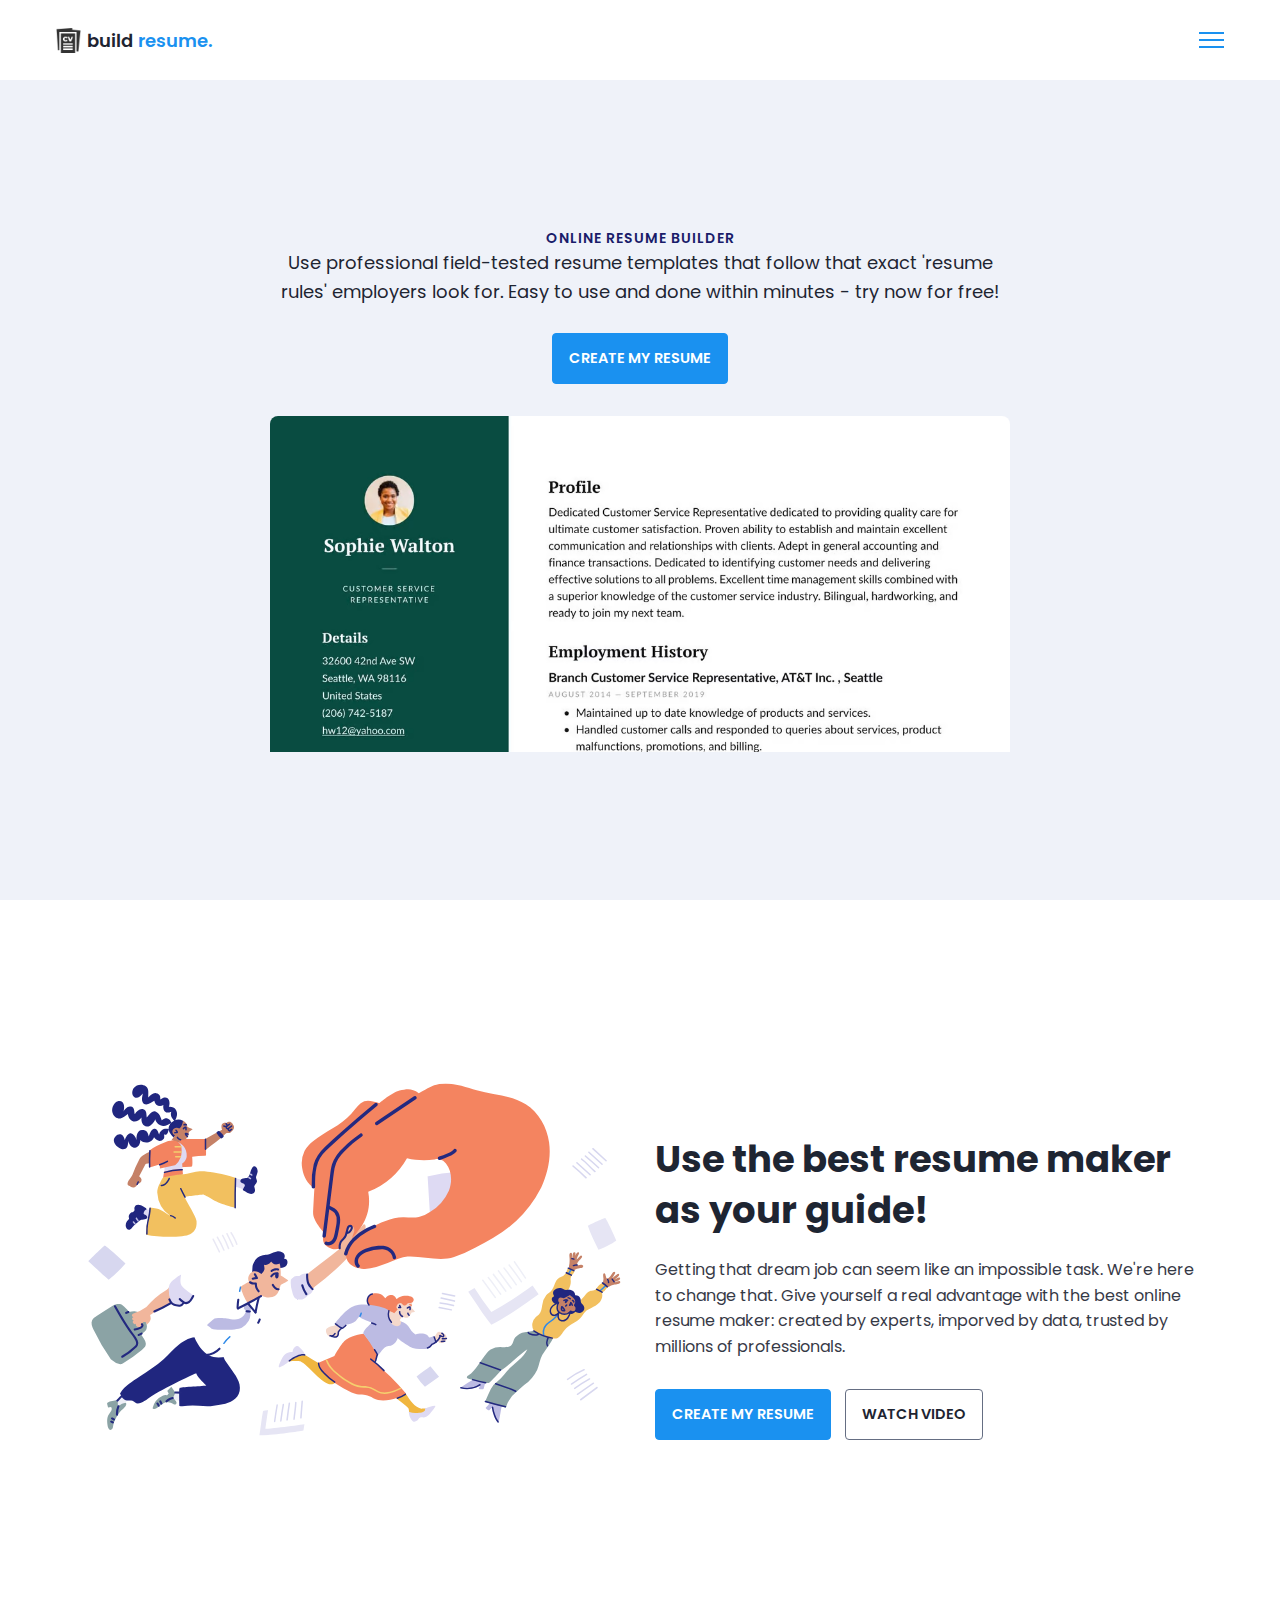
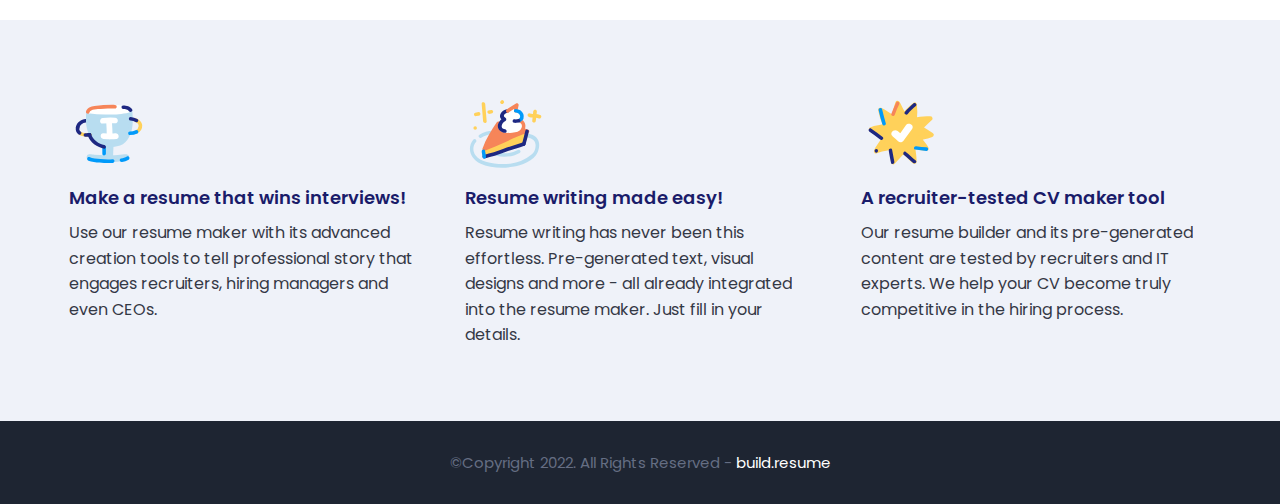
<file: Resume-Builder-main/Resume-Builder-main/zidio/resume-builder/index.html>
<!DOCTYPE html>
<html>
    <head>
        <meta charset="utf-8">
        <meta http-equiv="X-UA-Compatible" content="IE=edge">
        <title>Home Page</title>
        <meta name="description" content="">
        <meta name="viewport" content="width=device-width, initial-scale=1">
        <link rel="stylesheet" href="assets/css/main.css">
    </head>
    <body>

        <nav class = "navbar bg-white">
            <div class="container">
                <div class = "navbar-content">
                    <div class = "brand-and-toggler">
                        <a href = "index.html" class = "navbar-brand">
                            <img src = "assets/images/curriculum-vitae.png" alt = "" class = "navbar-brand-icon">
                            <span class = "navbar-brand-text">build <span>resume.</span>
                        </a>
                        <button type = "button" class = "navbar-toggler-btn">
                            <div class = "bars">
                                <div class = "bar"></div>
                                <div class = "bar"></div>
                                <div class = "bar"></div>
                            </div>
                        </button>
                    </div>
                </div>
            </div>
        </nav>

        <header class = "header bg-bright" id = "header">
            <div class = "container">
                <div class = "header-content text-center">
                    <h6 class = "text-uppercase text-blue-dark fs-14 fw-6 ls-1">online resume builder</h6>
                    <p class = "text-dark fs-18">Use professional field-tested resume templates that follow that exact 'resume rules' employers look for. Easy to use and done within minutes - try now for free!</p>
                    <a href = "resume.html" class = "btn btn-primary text-uppercase">create my resume</a>
                    <img src = "assets/images/dublin-resume-templates.avif">
                </div>
            </div>
        </header>

        <div class="section-one">
            <div class="container">
                <div class = "section-one-content">
                    <div class="section-one-l">
                        <img src = "assets/images/visual-0c7080adf17f1f207276f613447c924f667dab34b7ac415cd7ef653172defd0b.svg">
                    </div>
                    <div class = "section-one-r text-center">
                        <h2 class = "lg-title">Use the best resume maker as your guide!</h2>
                        <p class = "text">Getting that dream job can seem like an impossible task. We're here to change that. Give yourself a real advantage with the best online resume maker: created by experts, imporved by data, trusted by millions of professionals.</p>
                        <div class = "btn-group">
                            <a href = "resume.html" class = "btn btn-primary text-uppercase">create my resume</a>
                            <a href = "#" class = "btn btn-secondary text-uppercase">watch video</a>
                        </div>
                    </div>
                </div>
            </div>
        </div>

        <div class = "section-two bg-bright">
            <div class="container">
                <div class="section-two-content">
                    <div class = "section-items">
                        <div class = "section-item">
                            <div class = "section-item-icon">
                                <img src = "assets/images/feature-1-edf4481d69166ac81917d1e40e6597c8d61aa970ad44367ce78049bf830fbda5.svg" alt = "">
                            </div>
                            <h5 class = "section-item-title">Make a resume that wins interviews!</h5>
                            <p class = "text">Use our resume maker with its advanced creation tools to tell professional story that engages recruiters, hiring managers and even CEOs.</p>
                        </div>

                        <div class = "section-item">
                            <div class = "section-item-icon">
                                <img src = "assets/images/feature-2-a7a471bd973c02a55d1b3f8aff578cd3c9a4c5ac4fc74423d94ecc04aef3492b.svg" alt = "">
                            </div>
                            <h5 class = "section-item-title">Resume writing made easy!</h5>
                            <p class = "text">Resume writing has never been this effortless. Pre-generated text, visual designs and more - all already integrated into the resume maker. Just fill in your details.</p>
                        </div>

                        <div class = "section-item">
                            <div class = "section-item-icon">
                                <img src = "assets/images/feature-3-4e87a82f83e260488c36f8105e26f439fdc3ee5009372bb5e12d9421f32eabdd.svg" alt = "">
                            </div>
                            <h5 class = "section-item-title">A recruiter-tested CV maker tool</h5>
                            <p class = "text">Our resume builder and its pre-generated content are tested by recruiters and IT experts. We help your CV become truly competitive in the hiring process.</p>
                        </div>
                    </div>
                </div>
            </div>
        </div>

        <footer class = "footer bg-dark">
            <div class="container">
                <div class = "footer-content text-center">
                    <p class="fs-15">&copy;Copyright 2022. All Rights Reserved - <span>build.resume</span></p>
                </div>
            </div>
        </footer>
        
    </body>
</html>
</file>
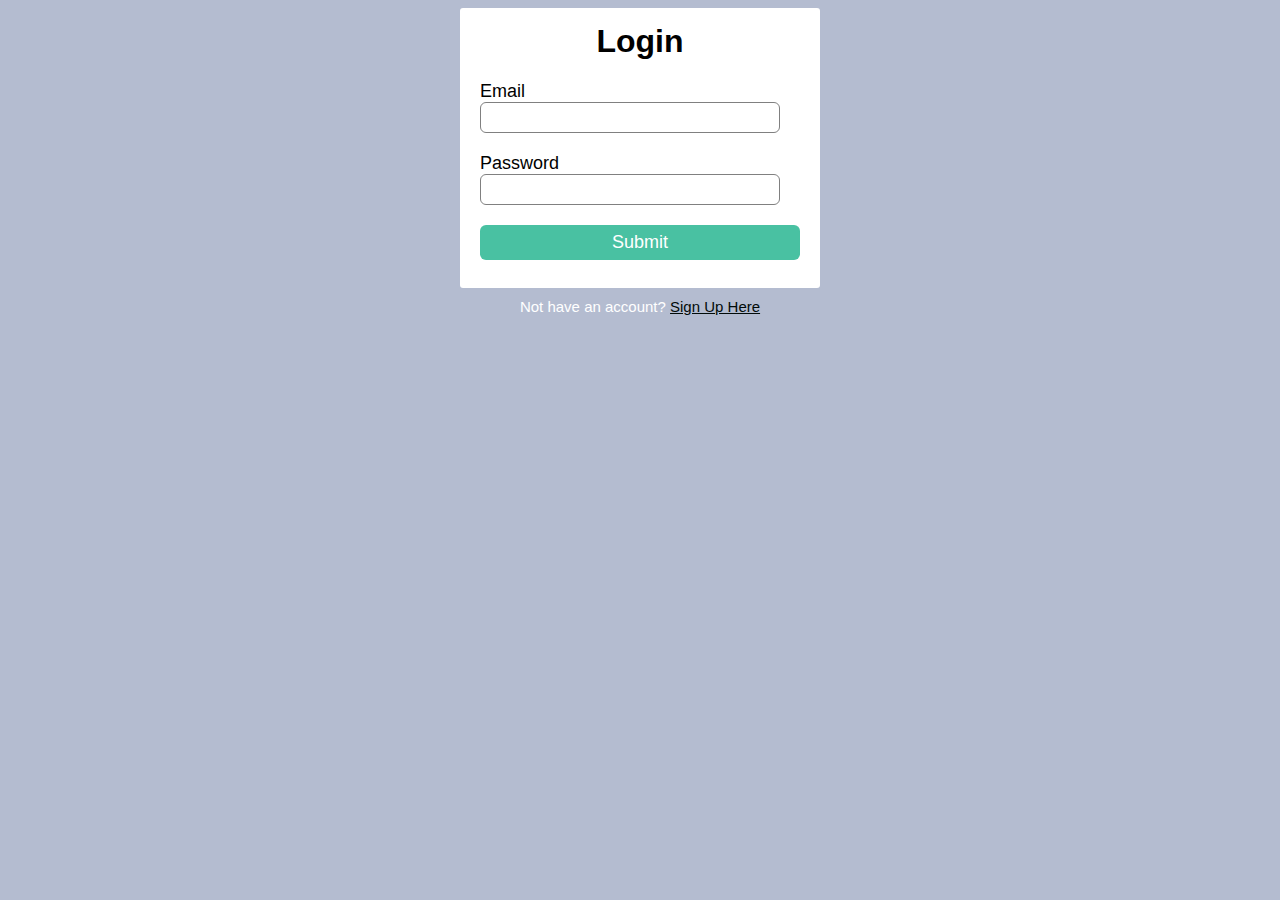
<file: Resume-Builder-main/Resume-Builder-main/zidio/resume-builder/login.html>
<span style="font-family: verdana, geneva, sans-serif;"><!DOCTYPE html>
    <html lang="en">
      <head>
        <title>Login | By Code Info</title>
        <link rel="stylesheet" href="log.css" />
        <link
          href="https://fonts.googleapis.com/css2?family=Roboto:wght@300&display=swap"
          rel="stylesheet"
        />
      </head>
      <body>
        <div class="login-box">
          <h1>Login</h1>
          <form>
            <label>Email</label>
            <input type="email" placeholder="" />
            <label>Password</label>
            <input type="password" placeholder="" />
            
            <header class = "header bg-bright" id = "header">
              <div class = "container">
                  <div class = "header-content text-center">
                      <a href = "index.html" class = "btn btn-primary text-uppercase"><input type="button" value="Submit" /></a>
                  </div>
              </div>
          </header>
          </form>
        </div>
        <p class="para-2">
          Not have an account? <a href="signup.html">Sign Up Here</a>
        </p>
      </body>
    </html></span>
</file>
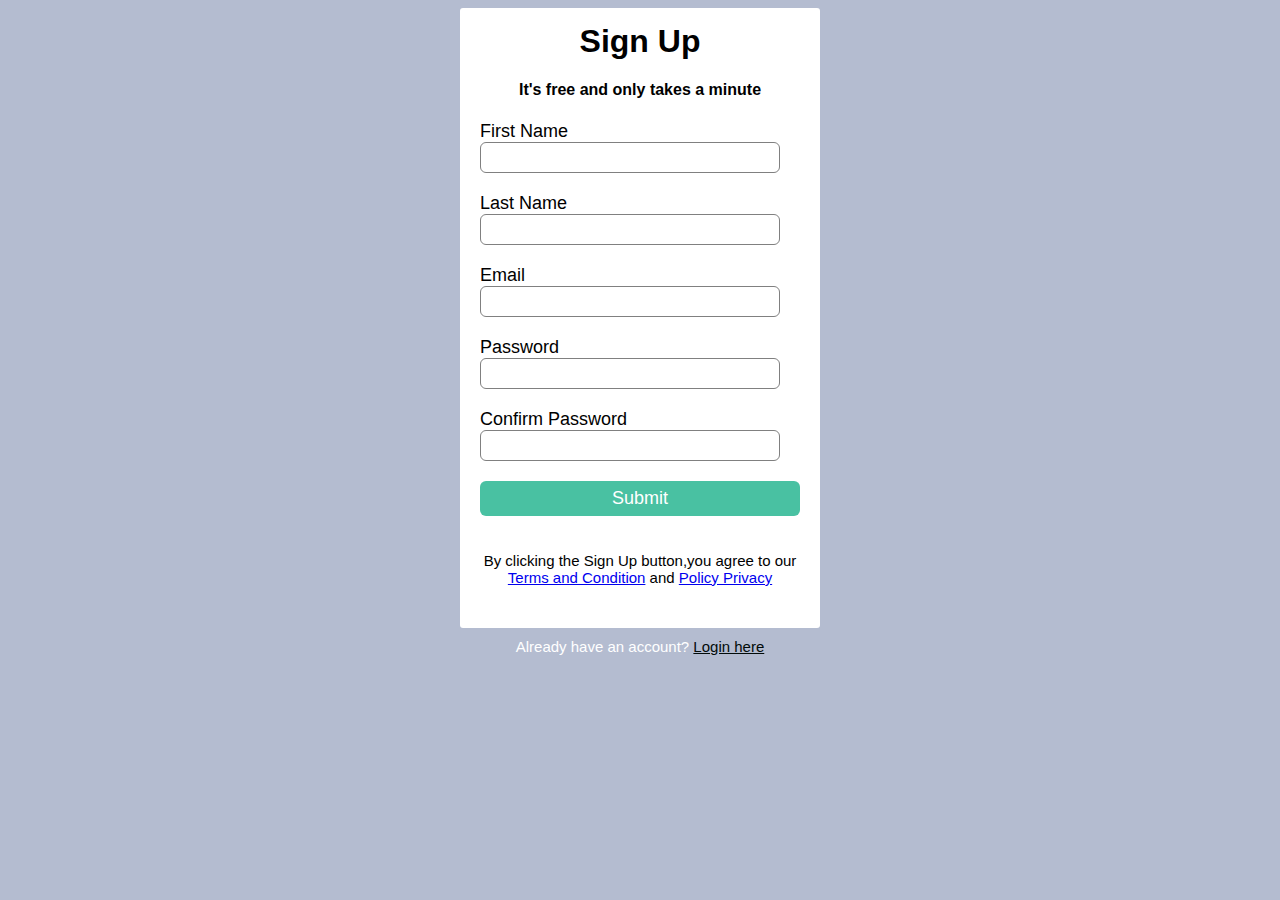
<file: Resume-Builder-main/Resume-Builder-main/zidio/resume-builder/signup.html>
<span style="font-family: verdana, geneva, sans-serif;"><!DOCTYPE html>
    <html lang="en">
      <head>
        <title>Sign Up | By Code Info</title>
        <link rel="stylesheet" href="log.css" />
        <link
          href="https://fonts.googleapis.com/css2?family=Roboto:wght@300&display=swap"
          rel="stylesheet"
        />
      </head>
      <body>
        <div class="signup-box">
          <h1>Sign Up</h1>
          <h4>It's free and only takes a minute</h4>
          <form>
            <label>First Name</label>
            <input type="text" placeholder="" />
            <label>Last Name</label>
            <input type="text" placeholder="" />
            <label>Email</label>
            <input type="email" placeholder="" />
            <label>Password</label>
            <input type="password" placeholder="" />
            <label>Confirm Password</label>
            <input type="password" placeholder="" />
            
            <header class = "header bg-bright" id = "header">
              <div class = "container">
                  <div class = "header-content text-center">
                      <a href = "index.html" class = "btn btn-primary text-uppercase"><input type="button" value="Submit" /></a>
                  </div>
              </div>
          </header>
          </form>
          <p>
            By clicking the Sign Up button,you agree to our <br />
            <a href="#">Terms and Condition</a> and <a href="#">Policy Privacy</a>
          </p>
        </div>
        <p class="para-2">
          Already have an account? <a href="login.html">Login here</a>
        </p>
      </body>
    </html></span>
</file>
<file: Resume-Builder-main/Resume-Builder-main/zidio/resume-builder/assets/css/main.css>
@import url('https://fonts.googleapis.com/css2?family=Manrope:wght@200;300;400;500;600;700;800&family=Poppins:ital,wght@0,100;0,200;0,300;0,400;0,500;0,600;0,700;0,800;0,900;1,100;1,200;1,300;1,400;1,500;1,600;1,700;1,800;1,900&display=swap');

:root{
    --clr-blue: #1A91F0;
    --clr-blue-mid: #1170CD;
    --clr-blue-dark: #1A1C6A;
    --clr-white: #fff;
    --clr-bright: #EFF2F9;
    --clr-dark: #1e2532;
    --clr-black: #000;
    --clr-grey: #656e83;
    --clr-green: #084C41;
    --font-poppins: 'Poppins', sans-serif;
    --font-manrope: 'Manrope', sans-serif;;
    --transition: all 300ms ease-in-out;
}

*{
    padding: 0;
    margin: 0;
    box-sizing: border-box;
}

html{
    font-size: 10px;
}

body{
    font-size: 1.6rem;
    font-family: var(--font-poppins);
}

button{
    border: none;
    background-color: transparent;
    outline: 0;
    cursor: pointer;
    font-family: inherit;
}

img{
    width: 100%;
    display: block;
}

a{
    text-decoration: none;
}

/* fonts */
.font-poppins{font-family: var(--font-poppins);}
.font-manrope{font-family: var(--font-manrope);}

/* text colors */
.text-blue{color: var(--clr-blue);}
.text-blue-mid{color: var(--clr-blue-mid);}
.text-blue-dark{color: var(--clr-blue-dark);}
.text-bright{color: var(--clr-bright);}
.text-dark{color: var(--clr-dark);}
.text-grey{color: var(--clr-grey);}
.text-white{color: var(--clr-white);}

/* backgrounds */
.bg-blue{background-color: var(--clr-blue);}
.bg-blue-mid{background-color: var(--clr-blue-mid);}
.bg-blue-dark{background-color: var(--clr-blue-dark);}
.bg-bright{background-color: var(--clr-bright);}
.bg-dark{background-color: var(--clr-dark);}
.bg-grey{background-color: var(--clr-grey);}
.bg-white{background-color: var(--clr-white);}
.bg-black{background-color: var(--clr-black);}
.bg-green{background-color: var(--clr-green);}

.text-center{ text-align: center;}
.text-left{text-align: left;}
.text-right{text-align: right;}
.text-uppercase{text-transform: uppercase;}
.text-lowercase{text-transform: lowercase;}
.text-capitalize{text-transform: capitalize;}
.text{
    color: var(--clr-dark);
    opacity: 0.9;
    margin: 2rem 0;
    line-height: 1.6;
}

.fw-2{font-weight: 200;}
.fw-3{font-weight: 300;}
.fw-4{font-weight: 400;}
.fw-5{font-weight: 500;}
.fw-6{font-weight: 600;}
.fw-7{font-weight: 700;}
.fw-8{font-weight: 800;}

.fs-13{font-size: 13px;}
.fs-14{font-size: 14px;}
.fs-15{font-size: 15px;}
.fs-16{font-size: 16px;}
.fs-17{font-size: 17px;}
.fs-18{font-size: 18px;}
.fs-19{font-size: 19px;}
.fs-20{font-size: 20px;}
.fs-21{font-size: 21px;}
.fs-22{font-size: 22px;}
.fs-23{font-size: 23px;}
.fs-24{font-size: 24px;}
.fs-25{font-size: 25px;}

.ls-1{letter-spacing: 1px;}
.ls-2{letter-spacing: 2px;}

.container{
    max-width: 1200px;
    margin: 0 auto;
    padding: 0 1.6rem;
}

/* bars button */
.bars{
    display: flex;
    flex-direction: column;
    justify-content: space-between;
    height: 16.5px;
    width: 25px;
}
.bars .bar{
    width: 100%;
    height: 2px;
    background-color: var(--clr-blue);
    transition: var(--transition);
}

.bars:hover .bar{
    background-color: var(--clr-dark);
}

/* buttons */
.btn{
    font-size: 14.5px;
    font-weight: 600;
    padding: 1.4rem 1.6rem;
    border-radius: 4px;
    display: inline-block;
}

.btn-primary{
    background-color: var(--clr-blue);
    color: var(--clr-white);
    border: 1px solid var(--clr-blue);
    transition: var(--transition);
}

.btn-primary:hover{
    background-color: transparent;
    color: var(--clr-dark);
    border-color: var(--clr-grey);
}

.btn-secondary{
    background-color: transparent;
    color: var(--clr-dark);
    border: 1px solid var(--clr-grey);
    transition: var(--transition);
}

.btn-secondary:hover{
    background-color: var(--clr-blue);
    color: var(--clr-white);
    border-color: var(--clr-blue);
}

.btn-group button:first-child, .btn-group a:first-child{
    margin-right: 1rem!important;
}

/* navbar part */
.navbar{
    height: 80px;
    display: flex;
    align-items: center;
    box-shadow: rgba(0, 0, 0, 0.08) 0px 3px 8px;
}

.navbar .container{
    width: 100%;
}

.navbar-brand{
    display: flex;
    align-items: center;
    justify-content: flex-start;
    font-size: 1.8rem;
}
.navbar-brand-text{
    color: var(--clr-dark);
    font-weight: 600;
}
.navbar-brand-text span{
    color: var(--clr-blue);
}
.navbar-brand-icon{
    width: 25px;
    margin-right: 6px;
    opacity: 0.8;
}
.brand-and-toggler{
    display: flex;
    align-items: center;
    justify-content: space-between;
}
.header{
    min-height: calc(100vh - 80px);
    display: flex;
    flex-direction: column;
    align-items: center;
    justify-content: center;
}
.header-content{
    max-width: 740px;
    margin-right: auto;
    margin-left: auto;
}
.header-content img{
    max-width: 760px;
    border-top-right-radius: 8px;
    border-top-left-radius: 8px;
    margin-top: 3.2rem;
}
.lg-title{
    margin: 1.4rem 0;
    font-size: 37px;
    line-height: 1.4;
    color: var(--clr-dark);
}
.header-content p{
    margin-bottom: 2.6rem;
    line-height: 1.6;
}


/* section one */
.section-one{
    padding: 64px 0;
    min-height: 80vh;
    display: flex;
    align-items: center;
}
.section-one-l img{
    max-width: 545px;
    margin-right: auto;
    margin-left: auto;
}
.section-one-r{
    margin-top: 4rem;
}

.section-one .btn-group{
    margin-top: 2rem;
}
.section-one-r{
    max-width: 545px;
    margin-right: auto;
    margin-left: auto;
}
.section-one-r .btn-group{
    margin-top: 3rem;
}

/* section two */
.section-two{
    padding: 64px 0;
}
.section-two .section-items{
    display: grid;
    gap: 2rem;
}

.section-two .section-item{
    max-width: 350px;
    text-align: center;
    margin-right: auto;
    margin-left: auto;
}
.section-two .section-item-icon{
    margin: 1rem 0;
}
.section-two .section-item-icon img{
    width: 80px;
    margin-right: auto;
    margin-left: auto;
}
.section-two .section-item-title{
    color: var(--clr-blue-dark);
    font-size: 1.8rem;
    font-weight: 600;
}
.section-two .text{
    margin: 0.9rem 0;
}

/* footer */
.footer{
    padding: 3rem 0;
}
.footer-content p{
    color: var(--clr-grey);
}
.footer-content p span{
    color: var(--clr-white);
}

/* media queries */
@media screen and (min-width: 768px){
    .section-two .section-items{
        grid-template-columns: repeat(2, 1fr);
    }
}

@media screen and (min-width: 992px){
    .section-one-content{
        display: grid;
        grid-template-columns: repeat(2, 1fr);
        column-gap: 3rem;
    }
    .section-one-r{
        text-align: left;
    }
    .section-two .section-items{
        grid-template-columns: repeat(3, 1fr);
    }
    .section-two .section-item{
        text-align: left;
    }
    .section-two .section-item-icon img{
        margin-left: 0;
    }
}



/* resume page */
#about-sc{
    padding: 64px 0;
}

.cv-form-row-title{
    background-color: var(--clr-dark);
    padding: 0.8rem 1.6rem;
    margin-bottom: 2rem;
}

.cv-form-row-title h3{
    color: var(--clr-white);
    font-weight: 500;
    text-transform: uppercase;
    letter-spacing: 1.5px;
    font-size: 1.7rem;
}
.cv-form-blk{
    margin: 3rem 0;
}
.cv-form-row{
    padding: 3rem 2rem 0 2rem;
    border: 1px solid rgba(0, 0, 0, 0.08);
    margin-bottom: 1rem;
    position: relative;
}
textarea{
    resize: none;
}
.form-elem{
    margin-bottom: 3rem;
    position: relative;
}
.form-label{
    display: block;
    font-weight: 600;
    font-size: 14px;
    color: var(--clr-dark);
    margin-bottom: 0.5rem;
}
.form-control{
    border-radius: none;
    border: 1px solid rgba(0, 0, 0, 0.1);
    font-size: 14px;
    padding: 0.8rem 1.6rem;
    font-family: inherit;
    width: 100%;
    outline: 0;
    transition: var(--transition);
}

.form-control:focus{
    border-color: rgba(0, 0, 0, 0.3);
}
.form-text{
    color: #ca0b00;
    font-size: 12px;
    position: absolute;
    letter-spacing: 0.5px;
    top: calc(100% + 2px);
    left: 0;
    width: 100%;
}
.cols-3, .cols-2{
    display: grid;
}
.repeater-add-btn{
    width: 25px;
    height: 25px;
    background-color: var(--clr-blue-mid);
    font-size: 1.6rem;
    color: var(--clr-white);
    margin: 1rem 0;
}
.repeater-remove-btn{
    position: absolute;
    top: 10px;
    right: 10px;
    z-index: 999;
    width: 25px;
    height: 25px;
    border-radius: 50%;
    background-color: #ca0b00;
    color: var(--clr-white);
    font-size: 1.6rem;
}

/* preview section */
.preview-cnt{
    border-radius: 5px;
    display: grid;
    grid-template-columns: 32% auto;
    box-shadow: rgba(149, 157, 165, 0.2) 0px 8px 24px;
    overflow: hidden;
}

.preview-cnt-l{
    padding: 3rem 3rem 2rem 3rem;
}
.preview-cnt-r{
    padding: 3rem 3rem 3rem 4rem;
}
.preview-cnt-l .preview-blk:nth-child(1){
    text-align: center;
}
.preview-image{
    width: 120px;
    height: 120px;
    border-radius: 50%;
    overflow: hidden;
    margin-right: auto;
    margin-left: auto;
}
.preview-image img{
    width: 100%;
    height: 100%;
    object-fit: cover;
}
.preview-item-name{
    font-size: 2.4rem;
    font-weight: 600;
    margin: 1.8rem 0;
    position: relative;
}
.preview-item-name::after{
    position: absolute;
    content: "";
    bottom: -10px;
    width: 50px;
    height: 1.5px;
    background-color: rgba(255, 255, 255, 0.5);
    left: 50%;
    transform: translateX(-50%);
}
.preview-blk{
    padding: 1rem 0;
    margin-bottom: 1rem;
}
.preview-blk-title h3{
    text-transform: uppercase;
    letter-spacing: 0.5px;
    border-bottom: 0.5px solid rgba(0, 0, 0, 0.08);
    padding-bottom: 0.5rem;
}
.preview-blk-title{
    margin-bottom: 1rem;
}
.preview-blk-list .preview-item{
    font-size: 1.5rem;
    margin-bottom: 0.2rem;
    opacity: 0.95;
}
.preview-cnt-r .preview-blk-title{
    color: var(--clr-dark);
}
.preview-cnt-r .preview-blk-list .preview-item{
    margin-top: 1.8rem;
}

.achievements-items.preview-blk-list .preview-item span:first-child,
.educations-items.preview-blk-list .preview-item span:first-child,
.experiences-items.preview-blk-list .preview-item span:first-child{
    display: block;
    font-weight: 600;
    margin-bottom: 1rem;
    background-color: rgba(0, 0, 0, 0.03);
}

.educations-items.preview-blk-list .preview-item span:nth-child(2),
.experiences-items.preview-blk-list .preview-item span:nth-child(2){
    font-weight: 600;
    margin-right: 1rem;
}

.educations-items.preview-blk-list .preview-item span:nth-child(3),
.experiences-items.preview-blk-list .preview-item span:nth-child(3){
    font-style: italic;
    margin-right: 1rem;
}

.educations-items.preview-blk-list .preview-item span:nth-child(4),
.educations-items.preview-blk-list .preview-item span:nth-child(5),
.experiences-items.preview-blk-list .preview-item span:nth-child(4),
.experiences-items.preview-blk-list .preview-item span:nth-child(5){
    margin-right: 1rem;
    background-color: var(--clr-green);
    color: var(--clr-white);
    padding: 0 1rem;
    border-radius: 0.6rem;
}

.educations-items.preview-blk-list .preview-item span:nth-child(6),
.experiences-items.preview-blk-list .preview-item span:nth-child(6){
    font-size: 13.5px;
    display: block;
    opacity: 0.8;
    margin-top: 1rem;
}
.projects-items.preview-blk-list .preview-item span{
    display: block;
}

@media screen and (min-width: 768px){
    .cols-3{
        grid-template-columns: repeat(3, 1fr);
        column-gap: 2rem;
    }
    .cols-2{
        grid-template-columns: repeat(2, 1fr);
        column-gap: 2rem;
    }
}

@media screen and (min-width: 992px){
    .cv-form-row{
        padding: 3rem 3rem 0rem 3rem;
    }
    .cols-3{
        grid-template-columns: repeat(3, 1fr);
    }
}

.print-btn-sc{
    margin: 2rem 0 6rem 0;
}

/* print section */
@media print{
    body *{
        visibility: hidden;
    }

    .non_print_area{
        display: none;
    }

    .print_area, .print_area *{
        visibility: visible;
    }

    .print_area{
        width: 100%;
        position: absolute;
        left: 0;
        top: 0;
        overflow: hidden;
    }
}
</file>
<file: Resume-Builder-main/Resume-Builder-main/zidio/resume-builder/log.css>
body {
    background-color: #b4bcd0;
    font-family: "Roboto", sans-serif;
  }
  
  .signup-box {
    width: 360px;
    height: 620px;
    margin: auto;
    background-color: white;
    border-radius: 3px;
  }
  
  .login-box {
    width: 360px;
    height: 280px;
    margin: auto;
    border-radius: 3px;
    background-color: white;
  }
  
  h1 {
    text-align: center;
    padding-top: 15px;
  }
  
  h4 {
    text-align: center;
  }
  
  form {
    width: 300px;
    margin-left: 20px;
  }
  
  form label {
    display: flex;
    margin-top: 20px;
    font-size: 18px;
  }
  
  form input {
    width: 100%;
    padding: 7px;
    border: none;
    border: 1px solid gray;
    border-radius: 6px;
    outline: none;
  }
  input[type="button"] {
    width: 320px;
    height: 35px;
    margin-top: 20px;
    border: none;
    background-color: #49c1a2;
    color: white;
    font-size: 18px;
  }
  p {
    text-align: center;
    padding-top: 20px;
    font-size: 15px;
  }
  .para-2 {
    text-align: center;
    color: white;
    font-size: 15px;
    margin-top: -10px;
  }
  .para-2 a {
    color: #020b09;
  }
</file>
